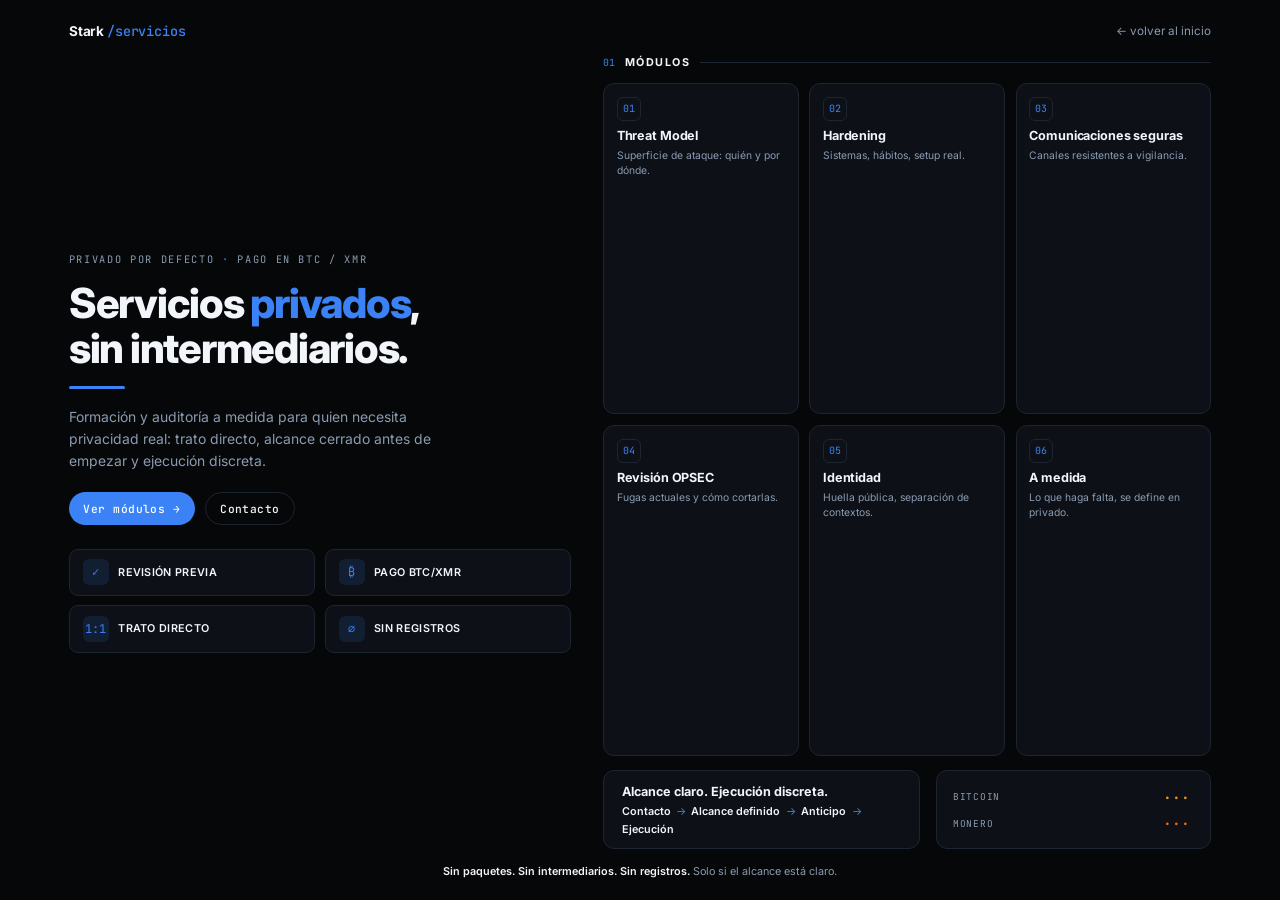
<file: services.html>
<!DOCTYPE html>
<html lang="es">
<head>
  <meta charset="UTF-8">
  <meta name="viewport" content="width=device-width, initial-scale=1.0">
  <title>·</title>
  <meta name="robots" content="noindex, nofollow, noarchive">
  <link rel="icon" href="assets/favicon.svg" type="image/svg+xml">
  <link rel="preconnect" href="https://fonts.googleapis.com">
  <link rel="preconnect" href="https://fonts.gstatic.com" crossorigin>
  <link href="https://fonts.googleapis.com/css2?family=Inter:wght@400;500;600;700;800&family=JetBrains+Mono:wght@400;500;600&display=swap" rel="stylesheet">
  <style>
    :root{
      --bg:#060708;
      --panel:#0d1117;
      --border:#1c2530;
      --border-soft:#161d27;
      --text:#f2f5fa;
      --muted:#8b9bb0;
      --accent:#3b82f6;
      --accent-soft:rgba(59,130,246,.12);
      --btc:#f7931a;
      --xmr:#ff6600;
      --green:#22c55e;
      --red:#ef4444;
      --sans:'Inter',system-ui,sans-serif;
      --mono:'JetBrains Mono',ui-monospace,monospace;
    }
    *{margin:0;padding:0;box-sizing:border-box}
    html,body{height:100%}
    body{
      font-family:var(--sans);background:var(--bg);color:var(--text);
      height:100dvh;overflow:hidden;-webkit-font-smoothing:antialiased;
      display:flex;flex-direction:column;
    }
    a{color:inherit;text-decoration:none}

    .stage{
      height:100%;width:min(1200px,96vw);margin:0 auto;
      display:flex;flex-direction:column;
      padding:clamp(.7rem,2.4vh,1.5rem) clamp(1rem,2.6vw,1.8rem);
      gap:clamp(.6rem,1.8vh,1.2rem);
    }

    .topbar{flex:0 0 auto;display:flex;justify-content:space-between;align-items:center}
    .brand{font-weight:700;font-size:clamp(12px,1.5vh,14px);letter-spacing:-.01em}
    .brand span{color:var(--accent);font-family:var(--mono);font-weight:500}
    .topbar a.back{color:var(--muted);font-size:clamp(11px,1.3vh,12.5px)}
    .topbar a.back:hover{color:var(--text)}

    .grid{flex:1 1 auto;min-height:0;display:grid;grid-template-columns:.95fr 1.15fr;gap:clamp(1rem,2.6vw,2rem)}
    @media(max-width:820px){
      .grid{display:block;overflow-y:auto;padding-bottom:1rem}
      .hero{display:block;padding:1.2rem 0}
      .right{display:block}
      .section-label{margin-bottom:.6rem}
      .modules{display:grid;grid-template-columns:1fr 1fr;grid-auto-rows:auto;height:auto;margin-bottom:.75rem}
      .bottom{display:grid;grid-template-columns:1fr;gap:.6rem}
      .card{min-height:0}
    }

    /* LEFT: hero */
    .hero{display:flex;flex-direction:column;justify-content:center;min-height:0}
    .eyebrow{font-family:var(--mono);font-size:clamp(9.5px,1.15vh,11px);letter-spacing:.16em;color:var(--muted);text-transform:uppercase;margin-bottom:clamp(.5rem,1.6vh,1rem)}
    .eyebrow b{color:var(--accent);font-weight:500}
    h1{font-size:clamp(1.7rem,4.6vh,2.7rem);font-weight:800;letter-spacing:-.03em;line-height:1.08;margin-bottom:clamp(.7rem,1.8vh,1.1rem)}
    h1 em{font-style:normal;color:var(--accent)}
    .rule{width:56px;height:3px;background:var(--accent);margin-bottom:clamp(.7rem,1.8vh,1.1rem);border-radius:2px}
    .lead{font-size:clamp(12.5px,1.55vh,14.5px);color:var(--muted);line-height:1.6;max-width:44ch;margin-bottom:clamp(.9rem,2.2vh,1.4rem)}
    .ctas{display:flex;gap:.6rem;flex-wrap:wrap;margin-bottom:clamp(1rem,2.6vh,1.6rem)}
    .btn{font-family:var(--mono);font-size:clamp(10.5px,1.25vh,12px);font-weight:500;letter-spacing:.04em;padding:.75em 1.3em;border-radius:999px;display:inline-flex;align-items:center;gap:.5em}
    .btn-solid{background:var(--accent);color:#fff}
    .btn-solid:hover{background:#2563eb}
    .btn-outline{border:1px solid var(--border);color:var(--text)}
    .btn-outline:hover{border-color:var(--accent);color:var(--accent)}

    .features{display:grid;grid-template-columns:1fr 1fr;gap:.6rem}
    .feature{display:flex;align-items:center;gap:.6em;border:1px solid var(--border);border-radius:9px;padding:.6em .8em;background:var(--panel)}
    .feature i{width:26px;height:26px;flex:0 0 auto;border-radius:6px;background:var(--accent-soft);color:var(--accent);display:grid;place-items:center;font-family:var(--mono);font-size:12px;font-style:normal}
    .feature span{font-size:clamp(10px,1.2vh,11.5px);font-weight:600;letter-spacing:.03em;text-transform:uppercase}

    /* RIGHT: modules + process + payment */
    .right{display:flex;flex-direction:column;min-height:0;gap:clamp(.6rem,1.6vh,1rem)}
    .section-label{display:flex;align-items:center;gap:.6em;flex:0 0 auto}
    .section-label .num{font-family:var(--mono);font-size:clamp(9px,1.1vh,10.5px);color:var(--accent)}
    .section-label .txt{font-size:clamp(10px,1.2vh,11.5px);font-weight:700;letter-spacing:.14em;text-transform:uppercase}
    .section-label .line{flex:1;height:1px;background:var(--border)}

    .modules{flex:1 1 auto;min-height:0;display:grid;grid-template-columns:repeat(3,1fr);grid-template-rows:1fr 1fr;gap:clamp(.5rem,1.2vh,.75rem)}
    @media(max-width:820px){.modules{grid-template-columns:1fr 1fr;grid-template-rows:auto}}
    .card{border:1px solid var(--border);border-radius:11px;padding:clamp(.6rem,1.4vh,.85rem);background:var(--panel);display:flex;flex-direction:column;gap:.35em;transition:.2s}
    .card:hover{border-color:var(--accent)}
    .card .id{width:24px;height:24px;border:1px solid var(--border);border-radius:6px;display:grid;place-items:center;font-family:var(--mono);font-size:10px;color:var(--accent);margin-bottom:.15em}
    .card h3{font-size:clamp(11.5px,1.4vh,13px);font-weight:700;letter-spacing:-.01em}
    .card p{font-size:clamp(9.5px,1.15vh,11px);color:var(--muted);line-height:1.4}

    .bottom{flex:0 0 auto;display:grid;grid-template-columns:1.15fr 1fr;gap:clamp(.6rem,1.4vw,1rem)}
    @media(max-width:820px){.bottom{grid-template-columns:1fr}}

    .process{border:1px solid var(--border);border-radius:11px;padding:clamp(.6rem,1.4vh,.9rem) clamp(.8rem,1.4vw,1.1rem);background:var(--panel);display:flex;flex-direction:column;justify-content:center}
    .process .headline{font-size:clamp(11.5px,1.4vh,13px);font-weight:700;margin-bottom:.5em}
    .steps{display:flex;flex-wrap:wrap;gap:.4em 0;font-size:clamp(10px,1.2vh,11.5px);color:var(--muted)}
    .steps b{color:var(--text);font-weight:600}
    .steps .sep{margin:0 .5em;color:var(--accent)}

    .pay{border:1px solid var(--border);border-radius:11px;padding:clamp(.55rem,1.3vh,.8rem) clamp(.7rem,1.3vw,1rem);background:var(--panel);display:flex;flex-direction:column;justify-content:center;gap:.4em}
    .coin{display:flex;justify-content:space-between;align-items:center}
    .coin-name{font-family:var(--mono);font-size:clamp(9px,1.05vh,10.5px);color:var(--muted);text-transform:uppercase;letter-spacing:.08em}
    .coin-price{font-family:var(--mono);font-weight:600;font-size:clamp(13px,1.6vh,15.5px)}
    .coin.btc .coin-price{color:var(--btc)}
    .coin.xmr .coin-price{color:var(--xmr)}
    .coin-chg{font-size:clamp(9.5px,1.1vh,11px);margin-left:.4em}
    .up{color:var(--green)}
    .down{color:var(--red)}

    .footnote{flex:0 0 auto;text-align:center;font-size:clamp(10px,1.2vh,11.5px);color:var(--muted)}
    .footnote b{color:var(--text);font-weight:600}
  </style>
</head>
<body>
  <div class="stage">
    <div class="topbar">
      <div class="brand">Stark <span>/servicios</span></div>
      <a href="index.html" class="back">← volver al inicio</a>
    </div>

    <div class="grid">
      <div class="hero">
        <div class="eyebrow">privado por defecto <b>·</b> pago en BTC / XMR</div>
        <h1>Servicios <em>privados</em>,<br>sin intermediarios.</h1>
        <div class="rule"></div>
        <p class="lead">Formación y auditoría a medida para quien necesita privacidad real: trato directo, alcance cerrado antes de empezar y ejecución discreta.</p>
        <div class="ctas">
          <a href="#modulos" class="btn btn-solid">Ver módulos →</a>
          <a href="https://t.me/StarkPrivacy" target="_blank" rel="noopener" class="btn btn-outline">Contacto</a>
        </div>
        <div class="features">
          <div class="feature"><i>✓</i><span>Revisión previa</span></div>
          <div class="feature"><i>₿</i><span>Pago BTC/XMR</span></div>
          <div class="feature"><i>1:1</i><span>Trato directo</span></div>
          <div class="feature"><i>∅</i><span>Sin registros</span></div>
        </div>
      </div>

      <div class="right">
        <div class="section-label" id="modulos"><span class="num">01</span><span class="txt">Módulos</span><span class="line"></span></div>
        <div class="modules">
          <div class="card"><div class="id">01</div><h3>Threat Model</h3><p>Superficie de ataque: quién y por dónde.</p></div>
          <div class="card"><div class="id">02</div><h3>Hardening</h3><p>Sistemas, hábitos, setup real.</p></div>
          <div class="card"><div class="id">03</div><h3>Comunicaciones seguras</h3><p>Canales resistentes a vigilancia.</p></div>
          <div class="card"><div class="id">04</div><h3>Revisión OPSEC</h3><p>Fugas actuales y cómo cortarlas.</p></div>
          <div class="card"><div class="id">05</div><h3>Identidad</h3><p>Huella pública, separación de contextos.</p></div>
          <div class="card"><div class="id">06</div><h3>A medida</h3><p>Lo que haga falta, se define en privado.</p></div>
        </div>

        <div class="bottom">
          <div class="process">
            <div class="headline">Alcance claro. Ejecución discreta.</div>
            <div class="steps"><b>Contacto</b><span class="sep">→</span><b>Alcance definido</b><span class="sep">→</span><b>Anticipo</b><span class="sep">→</span><b>Ejecución</b></div>
          </div>
          <div class="pay">
            <div class="coin btc"><span class="coin-name">Bitcoin</span><span><span class="coin-price" id="btc">···</span><span class="coin-chg" id="btc-c"></span></span></div>
            <div class="coin xmr"><span class="coin-name">Monero</span><span><span class="coin-price" id="xmr">···</span><span class="coin-chg" id="xmr-c"></span></span></div>
          </div>
        </div>
      </div>
    </div>

    <p class="footnote"><b>Sin paquetes. Sin intermediarios. Sin registros.</b> Solo si el alcance está claro.</p>
  </div>

  <script>
    async function prices() {
      try {
        const r = await fetch('https://api.coingecko.com/api/v3/simple/price?ids=bitcoin,monero&vs_currencies=usd&include_24hr_change=true');
        const d = await r.json();
        const b = d.bitcoin, x = d.monero;
        if (b) {
          document.getElementById('btc').textContent = '$' + Math.round(b.usd).toLocaleString();
          const c = b.usd_24h_change || 0;
          const el = document.getElementById('btc-c');
          el.textContent = (c >= 0 ? '+' : '') + c.toFixed(1) + '%';
          el.className = 'coin-chg ' + (c >= 0 ? 'up' : 'down');
        }
        if (x) {
          document.getElementById('xmr').textContent = '$' + x.usd.toFixed(1);
          const c = x.usd_24h_change || 0;
          const el = document.getElementById('xmr-c');
          el.textContent = (c >= 0 ? '+' : '') + c.toFixed(1) + '%';
          el.className = 'coin-chg ' + (c >= 0 ? 'up' : 'down');
        }
      } catch (e) {}
    }
    prices();
  </script>
</body>
</html>
</file>
